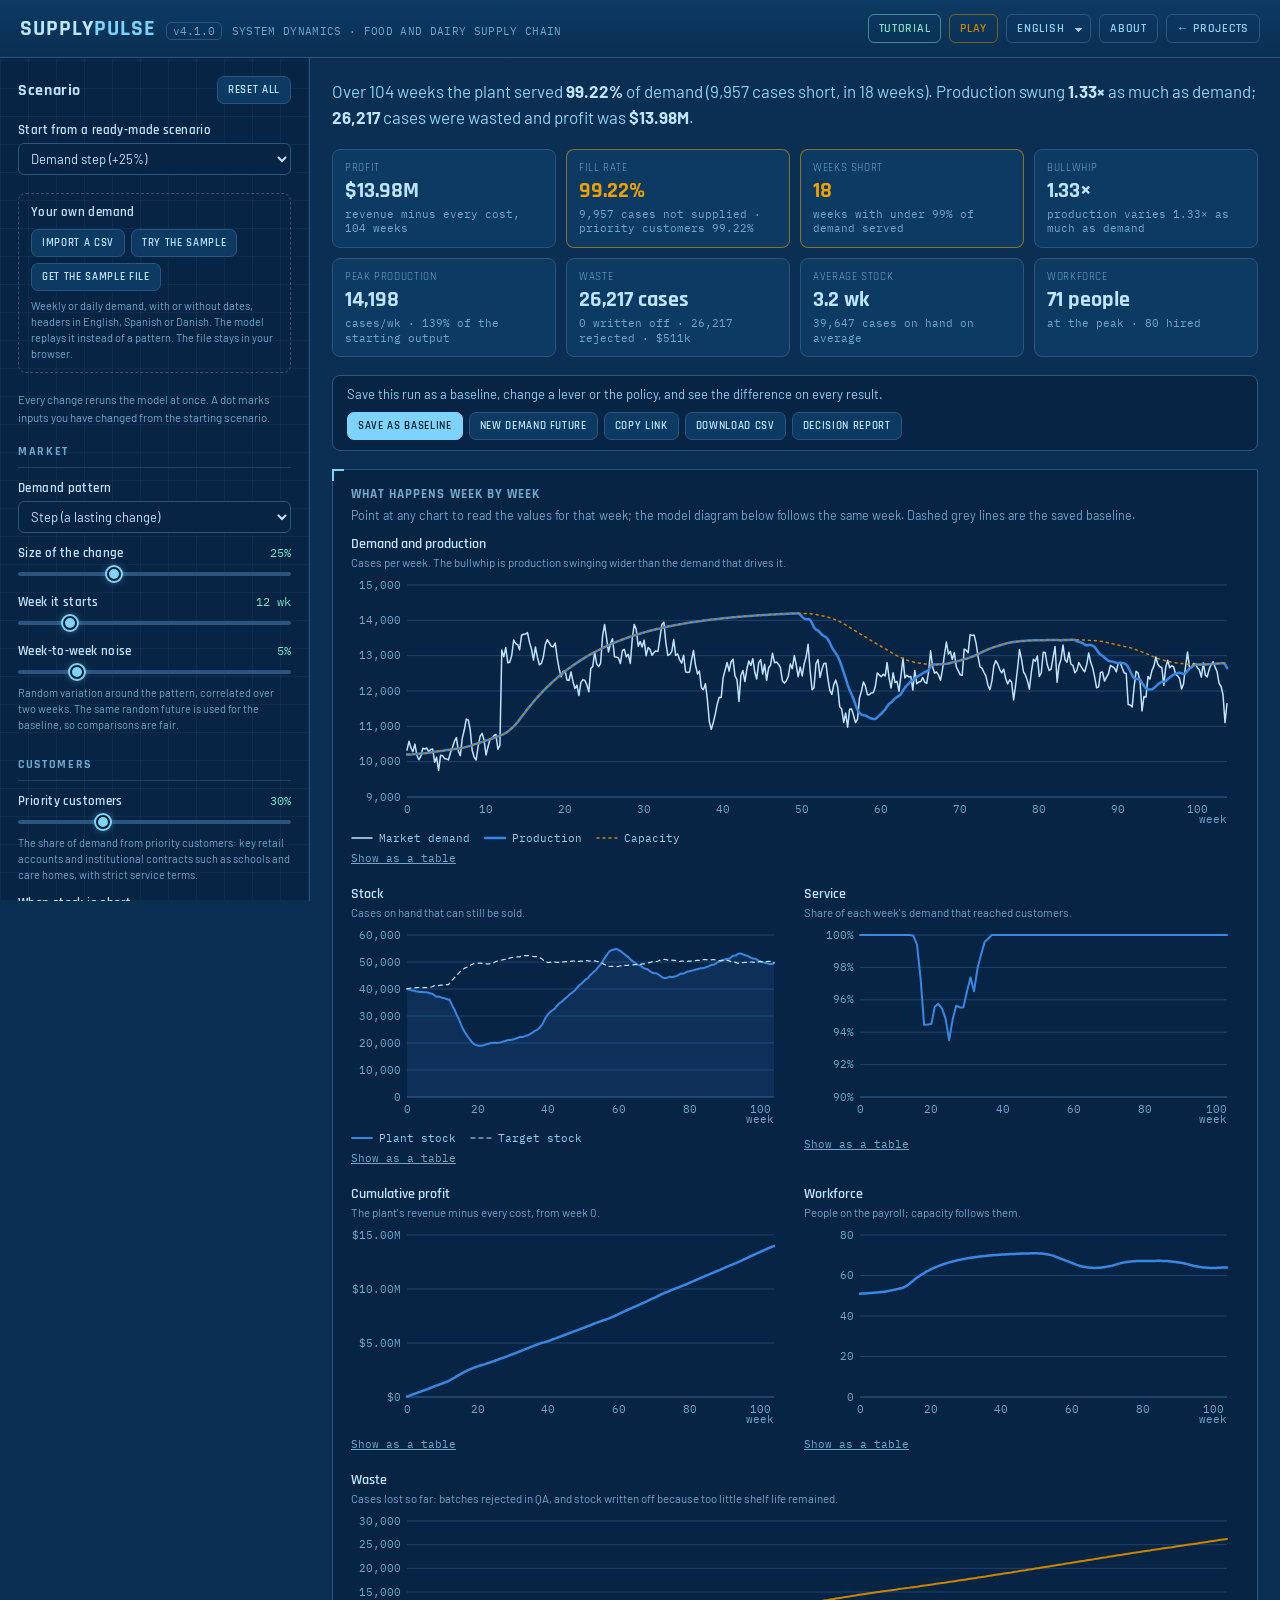
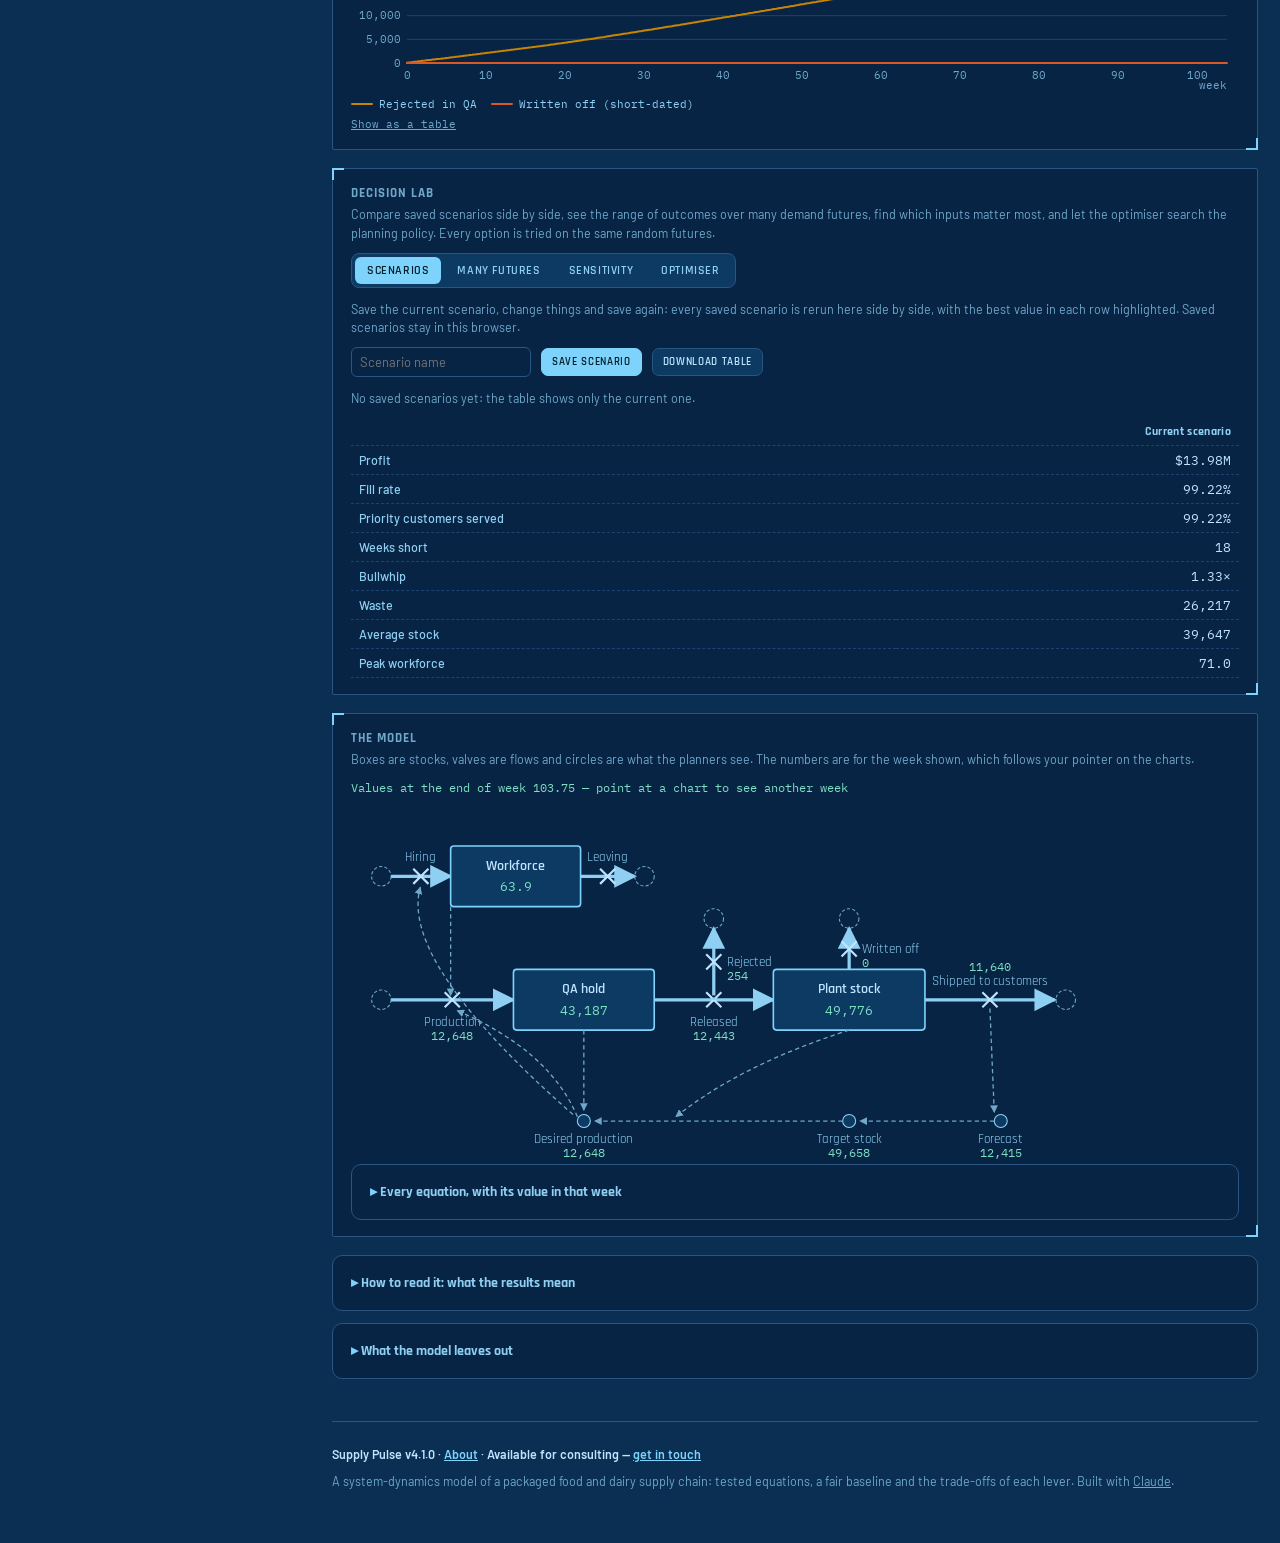
<file: index.html>
<!doctype html>
<html lang="en">
<head>
  <meta charset="UTF-8" />
  <meta name="viewport" content="width=device-width, initial-scale=1.0" />
  <title data-i18n="title.index">Supply Pulse — Food and Dairy Supply Chain Dynamics</title>
  <meta data-i18n-attr="content=meta.index" name="description" content="A system-dynamics simulator of a packaged food and dairy supply chain: demand shocks, QA release, shelf life, workforce and a distributor tier, with overtime, expedited QA and planning policies measured on profit, service, amplification and waste." />
  <link rel="icon" href="data:image/svg+xml,<svg xmlns=%22http://www.w3.org/2000/svg%22 viewBox=%220 0 100 100%22><text y=%22.9em%22 font-size=%2290%22>🥛</text></svg>" />
  <link rel="preconnect" href="https://fonts.googleapis.com" />
  <link rel="preconnect" href="https://fonts.gstatic.com" crossorigin />
  <link rel="stylesheet" href="https://fonts.googleapis.com/css2?family=Rajdhani:wght@500;600;700&family=Barlow:wght@400;500;600&family=IBM+Plex+Mono:wght@400;500;600&display=swap">
  <link rel="stylesheet" href="style.css" />
</head>
<body>
<header class="topbar">
  <div class="brand">
    <a class="mark" href="index.html">SUPPLY<span>PULSE</span></a>
    <span class="ver" id="ver" data-i18n-attr="title=attr.ver" title="App version"></span>
    <div class="sub"><span class="rest" data-i18n="brand.sub">SYSTEM DYNAMICS · FOOD AND DAIRY SUPPLY CHAIN</span></div>
  </div>
  <div class="header-actions">
    <button class="back-link tour" type="button" id="tourBtn" data-i18n="nav.tour">Tutorial</button>
    <a class="back-link playlink" href="play.html" id="playLink" data-i18n="nav.play">Play</a>
    <select class="back-link lang-sel" id="langSel" aria-label="Language"><option value="en">English</option></select>
    <a class="back-link" href="about.html" data-i18n="nav.about">About</a>
    <a class="back-link" href="https://kathuman.github.io/claude-projects/" data-i18n="nav.projects">← Projects</a>
  </div>
</header>

<div class="layout">
  <aside class="rail" id="rail" data-i18n-attr="aria-label=aria.rail" aria-label="Scenario inputs">
    <div class="rail-header">
      <h1 class="rail-h1" data-i18n="rail.h1">Scenario</h1>
      <button class="btn small" id="btn-reset" type="button" data-i18n="rail.reset">Reset all</button>
    </div>
    <div class="ctrl">
      <label class="name" for="preset" data-i18n="rail.preset">Start from a ready-made scenario</label>
      <select class="choice" id="preset"></select>
    </div>
    <div class="ctrl import-box" id="imp">
      <span class="name" data-i18n="imp.h">Your own demand</span>
      <div class="imp-row">
        <label class="btn small file-btn"><span data-i18n="imp.choose">Import a CSV</span><input type="file" id="imp-file" accept=".csv,.txt,text/csv,text/plain" /></label>
        <button class="btn small" id="imp-sample" type="button" data-i18n="imp.sample">Try the sample</button>
        <button class="btn small" id="imp-dl" type="button" data-i18n="imp.dl">Get the sample file</button>
      </div>
      <div class="note" id="imp-msg" data-i18n="imp.note">Weekly or daily demand, with or without dates, headers in English, Spanish or Danish. The model replays it instead of a pattern. The file stays in your browser.</div>
    </div>
    <p class="rail-note" data-i18n="rail.note">Every change reruns the model at once. A dot marks inputs you have changed from the starting scenario.</p>
    <div id="controls"></div>
  </aside>

  <main class="main">
    <div class="errors" id="errors" hidden></div>
    <div class="notes" id="notes" hidden></div>
    <p class="headline" id="headline"></p>
    <div class="kpi-grid" id="kpis"></div>

    <div class="compare" id="compare">
      <span class="msg" id="cmp-msg"></span>
      <span class="acts">
        <button class="btn small primary" id="btn-base" type="button" data-i18n="cmp.save">Save as baseline</button>
        <button class="btn small" id="btn-base-clear" type="button" data-i18n="cmp.clear" hidden>Clear baseline</button>
        <button class="btn small" id="btn-seed" type="button" data-i18n="cmp.seed">New demand future</button>
        <button class="btn small" id="btn-link" type="button" data-i18n="cmp.link">Copy link</button>
        <button class="btn small" id="btn-csv" type="button" data-i18n="cmp.csv">Download CSV</button>
        <a class="btn small" id="btn-report" href="report.html" target="_blank" rel="noopener" data-i18n="cmp.report">Decision report</a>
      </span>
    </div>

    <section class="panel" id="p-flow">
      <h2 data-i18n="h.charts">What happens week by week</h2>
      <p class="panel-note" data-i18n="charts.note">Point at any chart to read the values for that week; the model diagram below follows the same week. Dashed grey lines are the saved baseline.</p>
      <div class="chart-grid">
        <div class="wide"><p class="chart-title" data-i18n="c.prod">Demand and production</p><p class="chart-sub" data-i18n="c.prod.sub">Cases per week. The bullwhip is production swinging wider than the demand that drives it.</p><div id="ch-prod"></div></div>
        <div><p class="chart-title" data-i18n="c.stock">Stock</p><p class="chart-sub" data-i18n="c.stock.sub">Cases on hand that can still be sold.</p><div id="ch-stock"></div></div>
        <div><p class="chart-title" data-i18n="c.service">Service</p><p class="chart-sub" data-i18n="c.service.sub">Share of each week's demand that reached customers.</p><div id="ch-service"></div></div>
        <div><p class="chart-title" data-i18n="c.profit">Cumulative profit</p><p class="chart-sub" data-i18n="c.profit.sub">The plant's revenue minus every cost, from week 0.</p><div id="ch-profit"></div></div>
        <div><p class="chart-title" data-i18n="c.people">Workforce</p><p class="chart-sub" data-i18n="c.people.sub">People on the payroll; capacity follows them.</p><div id="ch-people"></div></div>
        <div class="wide"><p class="chart-title" data-i18n="c.waste">Waste</p><p class="chart-sub" data-i18n="c.waste.sub">Cases lost so far: batches rejected in QA, and stock written off because too little shelf life remained.</p><div id="ch-waste"></div></div>
      </div>
    </section>

    <section class="panel" id="p-lab">
      <h2 data-i18n="h.lab">Decision lab</h2>
      <p class="panel-note" data-i18n="lab.note">Compare saved scenarios side by side, see the range of outcomes over many demand futures, find which inputs matter most, and let the optimiser search the planning policy. Every option is tried on the same random futures.</p>
      <div class="dtabs" role="tablist" data-i18n-attr="aria-label=aria.labtabs" aria-label="Decision tools">
        <button type="button" role="tab" class="active" aria-selected="true" data-tab="scn" data-i18n="tab.scn">Scenarios</button>
        <button type="button" role="tab" aria-selected="false" data-tab="fut" data-i18n="tab.fut">Many futures</button>
        <button type="button" role="tab" aria-selected="false" data-tab="sens" data-i18n="tab.sens">Sensitivity</button>
        <button type="button" role="tab" aria-selected="false" data-tab="opt" data-i18n="tab.opt">Optimiser</button>
      </div>
      <div class="dpane" id="pane-scn">
        <p class="panel-note" data-i18n="scn.note">Save the current scenario, change things and save again: every saved scenario is rerun here side by side, with the best value in each row highlighted. Saved scenarios stay in this browser.</p>
        <div class="dtools">
          <input type="text" id="scn-name" maxlength="40" data-i18n-attr="placeholder=ph.scn,aria-label=ph.scn" placeholder="Scenario name" aria-label="Scenario name" />
          <button class="btn small primary" id="scn-save" type="button" data-i18n="scn.save">Save scenario</button>
          <button class="btn small" id="scn-csv" type="button" data-i18n="scn.csv">Download table</button>
          <span class="dmsg" id="scn-msg"></span>
        </div>
        <p class="panel-note" id="scn-empty" data-i18n="scn.empty">No saved scenarios yet: the table shows only the current one.</p>
        <div class="table-scroll"><table class="dtable" id="scn-table"></table></div>
      </div>
      <div class="dpane" id="pane-fut" hidden>
        <p class="panel-note" data-i18n="fut.note">The same scenario in many random demand futures, and the baseline in the very same futures. The shaded band holds the middle 80% of futures; the line is the median.</p>
        <div class="dtools"><label><span data-i18n="fut.n">Futures</span> <select class="choice" id="fut-n"><option>50</option><option selected>100</option><option>200</option></select></label></div>
        <p class="lab-sum" id="fut-sum"></p>
        <div class="chart-grid">
          <div><p class="chart-title" data-i18n="fut.c1">Service across futures</p><div id="fut-fill"></div></div>
          <div><p class="chart-title" data-i18n="fut.c2">Production across futures</p><div id="fut-prod"></div></div>
        </div>
        <div class="table-scroll"><table class="dtable" id="fut-table"></table></div>
      </div>
      <div class="dpane" id="pane-sens" hidden>
        <p class="panel-note" data-i18n="sens.note">Which inputs matter most? Each input is moved 20% down and 20% up, one at a time, and the bars show how far the chosen result moves. The sweep below runs one input across its whole range.</p>
        <div class="dtools"><label><span data-i18n="sens.kpi">Result</span> <select class="choice" id="sens-kpi"></select></label></div>
        <div id="sens-tornado"></div>
        <div class="dtools sweep-tools"><label><span data-i18n="sens.input">Sweep</span> <select class="choice" id="sens-input"></select></label></div>
        <div id="sens-sweep"></div>
      </div>
      <div class="dpane" id="pane-opt" hidden>
        <p class="panel-note" data-i18n="opt.note">Searches <span id="opt-count">540</span> planning policies (target cover, time to correct stock, supply-line weight, forecast smoothing, overtime and expedited QA) over the same demand futures, and ranks those that reach the service target by average profit. Everything else stays as in the current scenario. Apply any result, or click a point, to explore it.</p>
        <div class="dtools">
          <label><span data-i18n="opt.target">Fill rate at least</span> <select class="choice" id="opt-target"><option value="0.98">98%</option><option value="0.99">99%</option><option value="0.995" selected>99.5%</option><option value="0.999">99.9%</option></select></label>
          <label><span data-i18n="opt.futures">Futures</span> <select class="choice" id="opt-futures"><option>5</option><option selected>10</option><option>20</option></select></label>
          <button class="btn small primary" id="opt-run" type="button" data-i18n="opt.run">Search policies</button>
        </div>
        <div class="opt-progress"><div id="opt-bar"></div></div>
        <p class="lab-sum" id="opt-status"></p>
        <div class="table-scroll"><table class="dtable" id="opt-table"></table></div>
        <div id="opt-plot"></div>
      </div>
    </section>

    <section class="panel" id="p-model">
      <h2 data-i18n="h.model">The model</h2>
      <p class="panel-note" data-i18n="model.note">Boxes are stocks, valves are flows and circles are what the planners see. The numbers are for the week shown, which follows your pointer on the charts.</p>
      <p class="eq-week" id="eq-week"></p>
      <div class="sfd-wrap" id="diagram"></div>
      <details class="rules" id="eqs-box">
        <summary data-i18n="eq.sum">Every equation, with its value in that week</summary>
        <div id="equations"></div>
      </details>
    </section>

    <div class="explain">
      <details class="rules" id="why">
        <summary data-i18n="why.sum">How to read it: what the results mean</summary>
        <div data-i18n="why.body">
          <p><b>Fill rate</b> is the share of market demand that reached customers. In food retail the target is usually 98–99.5%, so a fraction of a point is a real shortage. Service slips before the stock runs out, because stock is spread over many pack sizes, flavours and customers.</p>
          <p><b>Bullwhip</b> is how much more production varies than demand (standard deviation of production ÷ standard deviation of demand). Above 1, the plant amplifies what the market does: it is chasing its own stock gap, not just demand. With a distributor, the same ratio for its orders shows where the amplification starts.</p>
          <p><b>Waste</b> is batches rejected in QA plus stock written off because too little shelf life remained for customers to accept it. With a long shelf life it is almost all rejections; with a short one, an overshoot after a surge becomes expired stock.</p>
          <p><b>Profit</b> is the plant's view: revenue minus materials, the workforce (paid whether busy or not), hiring, overtime, holding, disposal, expediting and a penalty for each case not supplied. The figures are illustrative, chosen for a mid-priced branded food product.</p>
          <p><b>The baseline</b> is a saved run for comparison. It uses the same random demand as the current run, so every difference is due to what you changed, not to luck. <b>New demand future</b> draws another random future for both.</p>
        </div>
      </details>
      <details class="rules" id="limits">
        <summary data-i18n="lim.sum">What the model leaves out</summary>
        <div data-i18n="lim.body">
          <ul>
            <li>One product family, one plant, at most one distributor and one ingredient supplier. Several markets, other products competing for the same line, and allocation between markets are not modelled.</li>
            <li>Campaigns are averaged: their lost capacity, delay and cycle stock are modelled, but not individual batches and when each is made.</li>
            <li>The distributor's stock is not aged; shelf life is tracked at the plant only.</li>
            <li>Nobody is laid off: the workforce shrinks only as people leave.</li>
            <li>Costs and prices are illustrative, not a quotation.</li>
          </ul>
        </div>
      </details>
    </div>

    <footer class="foot">
      <span class="consult" data-i18n="foot.consult">Supply Pulse <span id="ver-foot"></span> · <a href="about.html">About</a> · Available for consulting — <a href="https://github.com/kathuman" target="_blank" rel="noopener">get in touch</a></span>
      <span data-i18n="foot.note">A system-dynamics model of a packaged food and dairy supply chain: tested equations, a fair baseline and the trade-offs of each lever. Built with <a href="https://claude.com" target="_blank" rel="noopener">Claude</a>.</span>
    </footer>
  </main>
</div>

<script src="i18n-es.js"></script>
<script src="i18n-da.js"></script>
<script src="i18n.js"></script>
<script src="src/model.js"></script>
<script src="src/specs.js"></script>
<script src="src/equations.js"></script>
<script src="src/charts.js"></script>
<script src="src/diagram.js"></script>
<script src="src/analysis.js"></script>
<script src="src/data.js"></script>
<script src="app.js"></script>
<script src="lab.js"></script>
<script src="tour-content.js"></script>
<script src="tour-content-es.js"></script>
<script src="tour-content-da.js"></script>
<script src="tour.js"></script>
</body>
</html>
</file>
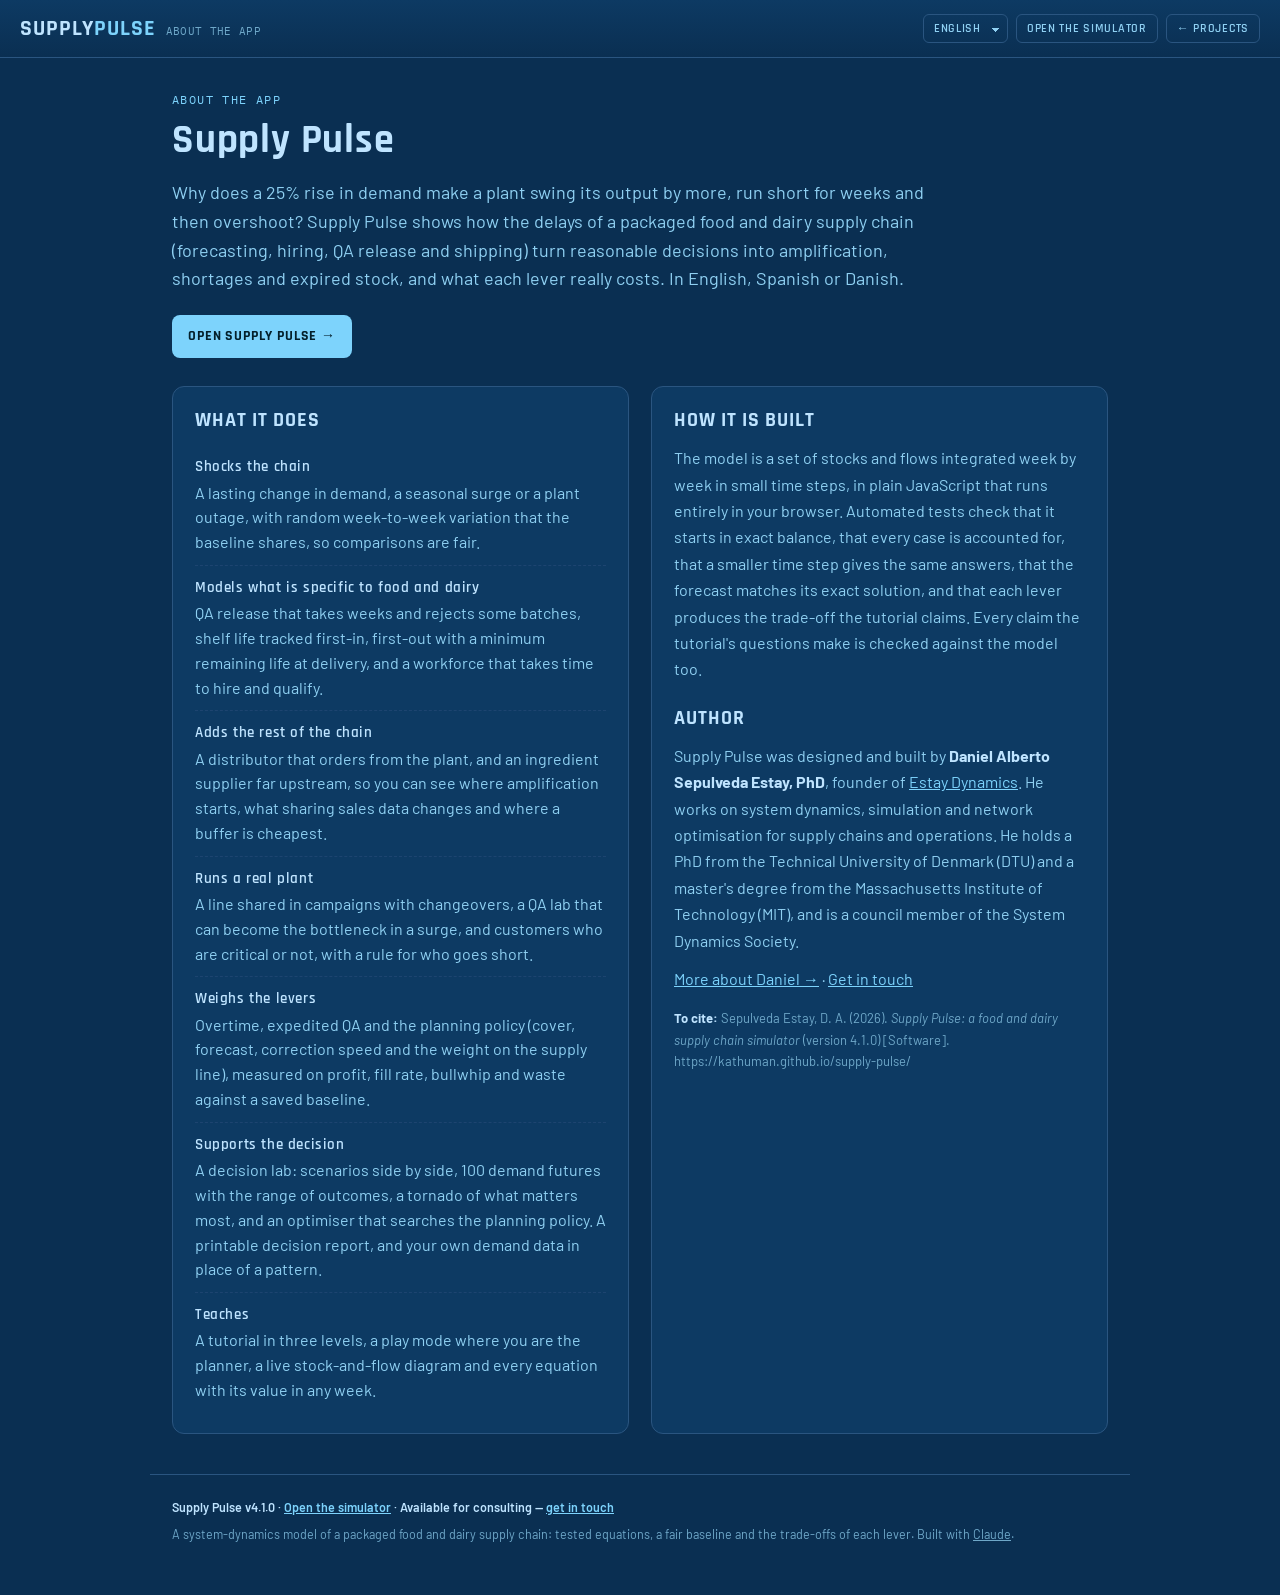
<file: about.html>
<!doctype html>
<html lang="en">
<head>
  <meta charset="UTF-8" />
  <meta name="viewport" content="width=device-width, initial-scale=1.0" />
  <title data-i18n="title.about">About Supply Pulse</title>
  <meta data-i18n-attr="content=meta.about" name="description" content="Supply Pulse is a system-dynamics model of a packaged food and dairy supply chain: demand shocks, QA release, shelf life, workforce and a distributor, with levers measured on profit, service, amplification and waste. Designed and built by Daniel Alberto Sepulveda Estay, PhD." />
  <link rel="icon" href="data:image/svg+xml,<svg xmlns=%22http://www.w3.org/2000/svg%22 viewBox=%220 0 100 100%22><text y=%22.9em%22 font-size=%2290%22>🥛</text></svg>" />
  <link rel="preconnect" href="https://fonts.googleapis.com" />
  <link rel="preconnect" href="https://fonts.gstatic.com" crossorigin />
  <link rel="stylesheet" href="https://fonts.googleapis.com/css2?family=Rajdhani:wght@500;600;700&family=Barlow:wght@400;500;600&family=IBM+Plex+Mono:wght@400;500;600&display=swap">
  <link rel="stylesheet" href="style.css" />
  <style>
    .about{max-width:980px; margin:0 auto; padding:34px 22px 10px;}
    .about .eyebrow{font-family:var(--mono); font-size:11.5px; letter-spacing:.12em; text-transform:uppercase; color:var(--accent);}
    .about h1{font-family:var(--head); font-weight:700; font-size:40px; letter-spacing:.02em; margin:8px 0 12px; color:var(--ink);}
    .about .lede{font-size:18px; line-height:1.6; color:var(--ink-dim); max-width:760px; margin:0 0 22px;}
    .about h2{font-family:var(--head); font-weight:700; font-size:20px; letter-spacing:.05em; text-transform:uppercase; margin:0 0 12px; color:var(--ink);}
    .about p{line-height:1.65; color:var(--ink-dim); margin:0 0 12px;}
    .about b{color:var(--ink);}
    .cols{display:grid; grid-template-columns:1fr 1fr; gap:22px; margin-top:28px;}
    .card{background:var(--panel); border:1px solid var(--line); border-radius:12px; padding:20px 22px;}
    .card ul{list-style:none; margin:0; padding:0;}
    .card li{padding:10px 0; border-bottom:1px dashed var(--line-soft); line-height:1.55; color:var(--ink-dim);}
    .card li:last-child{border-bottom:none;}
    .card li b{display:block; font-family:var(--head); font-weight:600; font-size:15px; letter-spacing:.04em; color:var(--ink); margin-bottom:2px;}
    .open{display:inline-block; font-family:var(--head); font-weight:700; font-size:14px; letter-spacing:.06em; text-transform:uppercase; background:var(--accent); color:var(--accent-ink) !important; text-decoration:none; padding:10px 16px; border-radius:8px;}
    .open:hover{filter:brightness(1.08);}
    .cite{font-size:13px !important; color:var(--ink-faint) !important; margin-top:16px !important;}
    footer.foot{max-width:980px; margin:30px auto 0; padding:22px 22px 50px;}
    @media (max-width:760px){ .cols{grid-template-columns:1fr;} .about h1{font-size:32px;} .about .lede{font-size:16px;} }
  </style>
</head>
<body>
<header class="topbar">
  <div class="brand">
    <a class="mark" href="index.html">SUPPLY<span>PULSE</span></a>
    <div class="sub"><span class="rest" data-i18n="a.sub">ABOUT THE APP</span></div>
  </div>
  <div class="header-actions">
    <select class="back-link lang-sel" id="langSel" aria-label="Language"><option value="en">English</option></select>
    <a class="back-link" href="index.html" data-i18n="a.open">Open the simulator</a>
    <a class="back-link" href="https://kathuman.github.io/claude-projects/" data-i18n="nav.projects">← Projects</a>
  </div>
</header>

<main class="about">
  <div class="eyebrow" data-i18n="a.eyebrow">About the app</div>
  <h1 data-i18n="a.h1">Supply Pulse</h1>
  <p class="lede" data-i18n="a.lede">Why does a 25% rise in demand make a plant swing its output by more, run short for weeks and then overshoot? Supply Pulse shows how the delays of a packaged food and dairy supply chain (forecasting, hiring, QA release and shipping) turn reasonable decisions into amplification, shortages and expired stock, and what each lever really costs. In English, Spanish or Danish.</p>
  <p data-i18n="a.openbtn"><a class="open" href="index.html">Open Supply Pulse →</a></p>

  <div class="cols">
    <section class="card">
      <h2 data-i18n="a.what.h">What it does</h2>
      <ul data-i18n="a.what.list">
        <li><b>Shocks the chain</b>A lasting change in demand, a seasonal surge or a plant outage, with random week-to-week variation that the baseline shares, so comparisons are fair.</li>
        <li><b>Models what is specific to food and dairy</b>QA release that takes weeks and rejects some batches, shelf life tracked first-in, first-out with a minimum remaining life at delivery, and a workforce that takes time to hire and qualify.</li>
        <li><b>Adds the rest of the chain</b>A distributor that orders from the plant, and an ingredient supplier far upstream, so you can see where amplification starts, what sharing sales data changes and where a buffer is cheapest.</li>
        <li><b>Runs a real plant</b>A line shared in campaigns with changeovers, a QA lab that can become the bottleneck in a surge, and customers who are critical or not, with a rule for who goes short.</li>
        <li><b>Weighs the levers</b>Overtime, expedited QA and the planning policy (cover, forecast, correction speed and the weight on the supply line), measured on profit, fill rate, bullwhip and waste against a saved baseline.</li>
        <li><b>Supports the decision</b>A decision lab: scenarios side by side, 100 demand futures with the range of outcomes, a tornado of what matters most, and an optimiser that searches the planning policy. A printable decision report, and your own demand data in place of a pattern.</li>
        <li><b>Teaches</b>A tutorial in three levels, a play mode where you are the planner, a live stock-and-flow diagram and every equation with its value in any week.</li>
      </ul>
    </section>
    <section class="card">
      <h2 data-i18n="a.how.h">How it is built</h2>
      <p data-i18n="a.how.p">The model is a set of stocks and flows integrated week by week in small time steps, in plain JavaScript that runs entirely in your browser. Automated tests check that it starts in exact balance, that every case is accounted for, that a smaller time step gives the same answers, that the forecast matches its exact solution, and that each lever produces the trade-off the tutorial claims. Every claim the tutorial's questions make is checked against the model too.</p>
      <h2 style="margin-top:22px" data-i18n="a.author.h">Author</h2>
      <p data-i18n="a.author.p">Supply Pulse was designed and built by <b>Daniel Alberto Sepulveda Estay, PhD</b>, founder of <a href="https://kathuman.github.io/estay-dynamics/" target="_blank" rel="noopener">Estay Dynamics</a>. He works on system dynamics, simulation and network optimisation for supply chains and operations. He holds a PhD from the Technical University of Denmark (DTU) and a master's degree from the Massachusetts Institute of Technology (MIT), and is a council member of the System Dynamics Society.</p>
      <p data-i18n="a.author.links"><a href="https://kathuman.github.io/estay-dynamics/about.html" target="_blank" rel="noopener">More about Daniel →</a> · <a href="https://kathuman.github.io/estay-dynamics/contact.html" target="_blank" rel="noopener">Get in touch</a></p>
      <p class="cite" data-i18n="a.cite"><b>To cite:</b> Sepulveda Estay, D. A. (2026). <em>Supply Pulse: a food and dairy supply chain simulator</em> (version <span id="cite-ver">4.1.0</span>) [Software]. https://kathuman.github.io/supply-pulse/</p>
    </section>
  </div>
</main>

<footer class="foot">
  <span class="consult" data-i18n="a.foot">Supply Pulse v4.1.0 · <a href="index.html">Open the simulator</a> · Available for consulting — <a href="https://github.com/kathuman" target="_blank" rel="noopener">get in touch</a></span>
  <span data-i18n="foot.note">A system-dynamics model of a packaged food and dairy supply chain: tested equations, a fair baseline and the trade-offs of each lever. Built with <a href="https://claude.com" target="_blank" rel="noopener">Claude</a>.</span>
</footer>
<script src="i18n-es.js"></script>
<script src="i18n-da.js"></script>
<script src="i18n.js"></script>
</body>
</html>
</file>
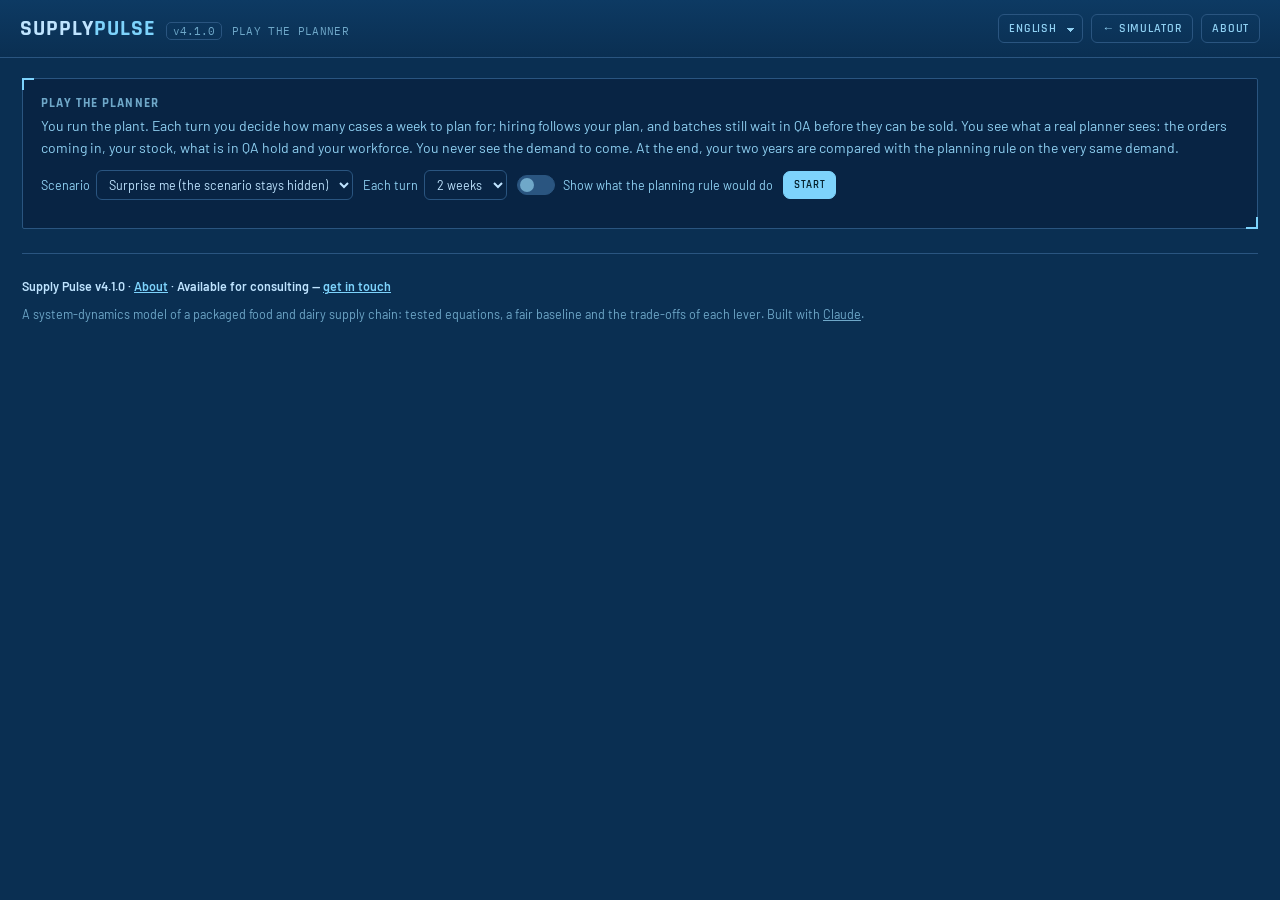
<file: play.html>
<!doctype html>
<html lang="en">
<head>
  <meta charset="UTF-8" />
  <meta name="viewport" content="width=device-width, initial-scale=1.0" />
  <title data-i18n="title.play">Supply Pulse — Play the planner</title>
  <meta data-i18n-attr="content=meta.play" name="description" content="Take the planner's seat in a packaged food and dairy supply chain: set the production plan week by week, seeing only what a planner sees, and compare your result with the planning rule on the same demand." />
  <link rel="icon" href="data:image/svg+xml,<svg xmlns=%22http://www.w3.org/2000/svg%22 viewBox=%220 0 100 100%22><text y=%22.9em%22 font-size=%2290%22>🥛</text></svg>" />
  <link rel="preconnect" href="https://fonts.googleapis.com" />
  <link rel="preconnect" href="https://fonts.gstatic.com" crossorigin />
  <link rel="stylesheet" href="https://fonts.googleapis.com/css2?family=Rajdhani:wght@500;600;700&family=Barlow:wght@400;500;600&family=IBM+Plex+Mono:wght@400;500;600&display=swap">
  <link rel="stylesheet" href="style.css" />
</head>
<body>
<header class="topbar">
  <div class="brand">
    <a class="mark" href="index.html">SUPPLY<span>PULSE</span></a>
    <span class="ver" id="ver"></span>
    <div class="sub"><span class="rest" data-i18n="play.sub">PLAY THE PLANNER</span></div>
  </div>
  <div class="header-actions">
    <select class="back-link lang-sel" id="langSel" aria-label="Language"><option value="en">English</option></select>
    <a class="back-link" href="index.html" data-i18n="nav.sim">← Simulator</a>
    <a class="back-link" href="about.html" data-i18n="nav.about">About</a>
  </div>
</header>

<main class="play">
  <section class="panel" id="setup">
    <h2 data-i18n="play.h">Play the planner</h2>
    <p class="lab-sum" data-i18n="play.intro">You run the plant. Each turn you decide how many cases a week to plan for; hiring follows your plan, and batches still wait in QA before they can be sold. You see what a real planner sees: the orders coming in, your stock, what is in QA hold and your workforce. You never see the demand to come. At the end, your two years are compared with the planning rule on the very same demand.</p>
    <div class="dtools">
      <label><span data-i18n="play.scn">Scenario</span> <select class="choice" id="g-scn"></select></label>
      <label><span data-i18n="play.turn">Each turn</span> <select class="choice" id="g-turn"><option value="1" data-i18n="play.t1">1 week</option><option value="2" selected data-i18n="play.t2">2 weeks</option><option value="4" data-i18n="play.t4">4 weeks</option></select></label>
      <label class="switch inline"><input type="checkbox" id="g-hint"><span class="knob" aria-hidden="true"></span><span data-i18n="play.hint">Show what the planning rule would do</span></label>
      <button class="btn small primary" id="g-start" type="button" data-i18n="play.start">Start</button>
    </div>
    <p class="panel-note" id="g-best"></p>
  </section>

  <section class="panel" id="game" hidden>
    <div class="game-grid">
      <div class="decide">
        <p class="game-week" id="g-week"></p>
        <div class="facts" id="g-facts"></div>
        <p class="panel-note" id="g-hintline"></p>
        <label class="name" for="g-plan" data-i18n="play.plan">Production plan (cases a week)</label>
        <div class="plan-row"><input type="range" id="g-plan" min="0" step="100"><input type="number" id="g-plan-num" min="0" step="100" data-i18n-attr="aria-label=play.plan" aria-label="Production plan (cases a week)"></div>
        <div class="quick">
          <button class="btn small" type="button" data-quick="orders" data-i18n="play.q1">= this week's orders</button>
          <button class="btn small" type="button" data-quick="avg" data-i18n="play.q2">= 4-week average</button>
          <button class="btn small" type="button" data-quick="rule" id="g-quick-rule" data-i18n="play.q3">= the rule</button>
        </div>
        <button class="btn primary big" id="g-next" type="button"></button>
        <button class="btn small" id="g-quit" type="button" data-i18n="play.quit">Stop and see the result</button>
      </div>
      <div class="game-charts">
        <p class="chart-title" data-i18n="play.c1">Orders received and production</p><div id="g-ch1"></div>
        <p class="chart-title" data-i18n="play.c2">Your stock</p><div id="g-ch2"></div>
        <p class="chart-title" data-i18n="play.c3">Service</p><div id="g-ch3"></div>
      </div>
    </div>
  </section>

  <section class="panel" id="end" hidden>
    <h2 data-i18n="play.endh">Your result</h2>
    <p class="headline" id="g-verdict"></p>
    <div class="table-scroll"><table class="dtable" id="g-table"></table></div>
    <p class="chart-title" data-i18n="play.c4">Market demand (now revealed), your production and the rule's</p>
    <div id="g-ch4"></div>
    <div class="dtools end-tools">
      <button class="btn small primary" id="g-again" type="button" data-i18n="play.again">Play again (another demand future)</button>
      <button class="btn small" id="g-other" type="button" data-i18n="play.other">Choose another scenario</button>
      <a class="btn small" id="g-open" href="index.html" data-i18n="play.open">Open this scenario in the simulator</a>
    </div>
  </section>

  <footer class="foot">
    <span class="consult" data-i18n="foot.consult">Supply Pulse <span id="ver-foot"></span> · <a href="about.html">About</a> · Available for consulting — <a href="https://github.com/kathuman" target="_blank" rel="noopener">get in touch</a></span>
    <span data-i18n="foot.note">A system-dynamics model of a packaged food and dairy supply chain: tested equations, a fair baseline and the trade-offs of each lever. Built with <a href="https://claude.com" target="_blank" rel="noopener">Claude</a>.</span>
  </footer>
</main>
<script src="i18n-es.js"></script>
<script src="i18n-da.js"></script>
<script src="i18n.js"></script>
<script src="src/model.js"></script>
<script src="src/charts.js"></script>
<script src="src/game.js"></script>
<script src="play.js"></script>
</body>
</html>
</file>
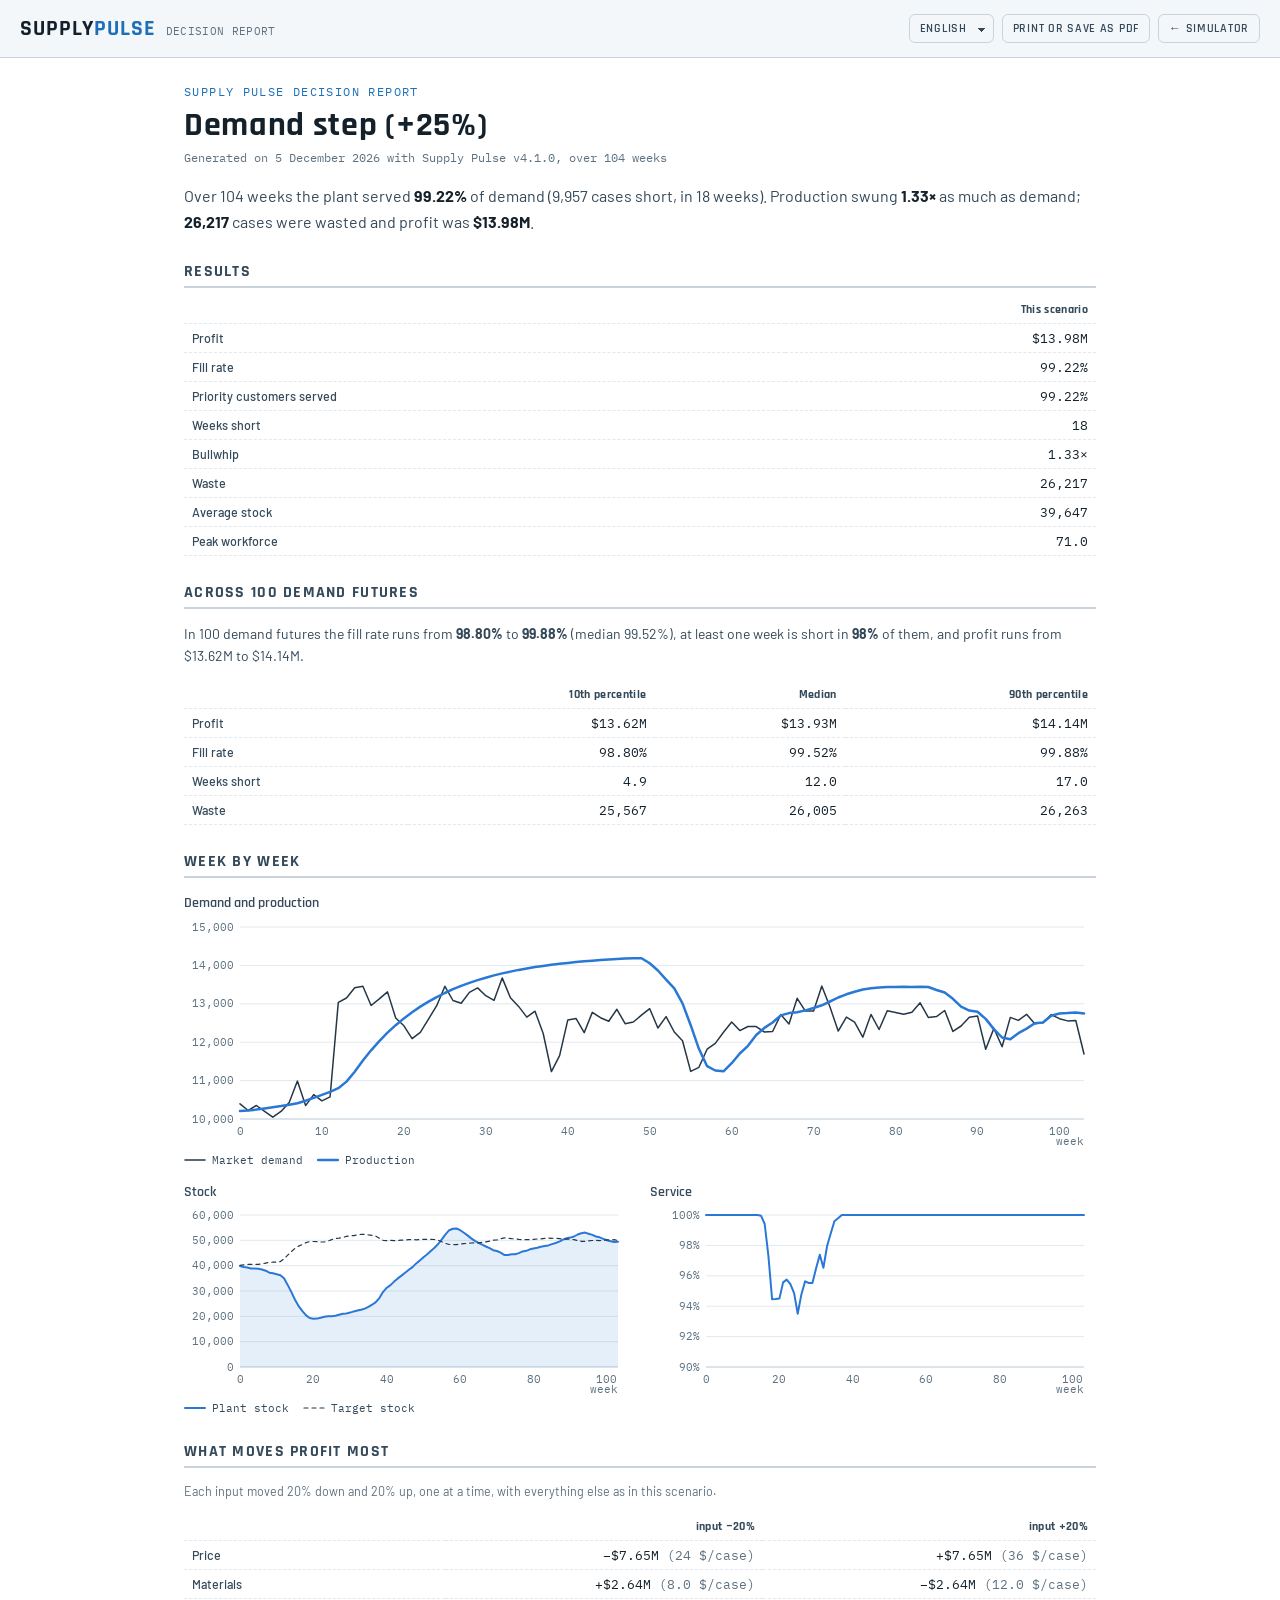
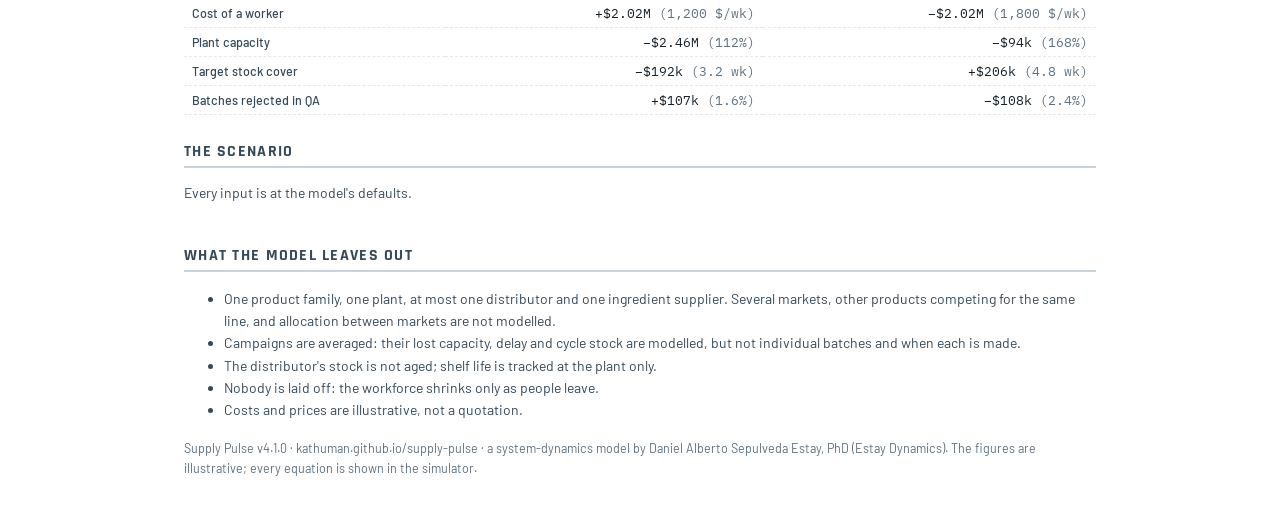
<file: report.html>
<!doctype html>
<html lang="en">
<head>
  <meta charset="UTF-8" />
  <meta name="viewport" content="width=device-width, initial-scale=1.0" />
  <title data-i18n="title.report">Supply Pulse — Decision report</title>
  <meta data-i18n-attr="content=meta.report" name="description" content="A printable report of a Supply Pulse scenario: its results against the baseline, the range over many demand futures, the charts, what matters most and every input changed." />
  <link rel="icon" href="data:image/svg+xml,<svg xmlns=%22http://www.w3.org/2000/svg%22 viewBox=%220 0 100 100%22><text y=%22.9em%22 font-size=%2290%22>🥛</text></svg>" />
  <link rel="preconnect" href="https://fonts.googleapis.com" />
  <link rel="preconnect" href="https://fonts.gstatic.com" crossorigin />
  <link rel="stylesheet" href="https://fonts.googleapis.com/css2?family=Rajdhani:wght@500;600;700&family=Barlow:wght@400;500;600&family=IBM+Plex+Mono:wght@400;500;600&display=swap">
  <link rel="stylesheet" href="style.css" />
  <style>
    /* the report is a document to print: always light, whatever the app's theme */
    :root{
      --bg:#ffffff; --panel:#f4f7fa; --panel-2:#ffffff; --line:#c9d3dd; --line-soft:#e2e8ee;
      --ink:#14212b; --ink-dim:#34495a; --ink-faint:#5d7180; --accent:#1d6fb8; --accent-ink:#ffffff; --tele:#0f6e53;
      --good:#0f7a4f; --warn:#9a6700; --bad:#c62f2e;
      --s-demand:#253746; --s1:#2a78d6; --s2:#eb6834; --s3:#1baf7a; --s4:#eda100; --s-base:#8a99a8;
      color-scheme:light;
    }
    body{background:#ffffff; color:var(--ink);}
    .topbar{background:#f4f7fa;}
    .report{max-width:960px; margin:0 auto; padding:26px 24px 40px;}
    .report h1{font-family:var(--head); font-size:34px; letter-spacing:.02em; margin:4px 0 2px;}
    .report .eyebrow{font-family:var(--mono); font-size:11.5px; letter-spacing:.12em; text-transform:uppercase; color:var(--accent);}
    .report .meta{font-family:var(--mono); font-size:11.5px; color:var(--ink-faint); margin:0 0 16px;}
    .report h2{font-family:var(--head); font-size:16px; letter-spacing:.08em; text-transform:uppercase; color:var(--ink-dim); margin:26px 0 8px; padding-bottom:4px; border-bottom:2px solid var(--line);}
    .report p, .report li{line-height:1.6; color:var(--ink-dim); font-size:14px;}
    .report .headline{font-size:16px; color:var(--ink-dim);}
    .report .headline b{color:var(--ink);}
    .report .dtable{min-width:0;}
    .report .dtable td.better{color:var(--good); font-weight:600;} .report .dtable td.worse{color:var(--bad);}
    .report .chart-title{margin-top:14px;}
    .report .chart-table-btn{display:none;}
    .report .small{font-size:12.5px; color:var(--ink-faint);}
    .report .two{display:grid; grid-template-columns:1fr 1fr; gap:20px;}
    @media (max-width:760px){ .report .two{grid-template-columns:1fr;} .report h1{font-size:28px;} }
    @media print{
      .topbar, .noprint{display:none !important;}
      .report{padding:0; max-width:none;}
      .report h2, .report .chart-title{break-after:avoid;} .chart, table{break-inside:avoid;}
      @page{margin:16mm;}
    }
  </style>
</head>
<body>
<header class="topbar noprint">
  <div class="brand">
    <a class="mark" href="index.html">SUPPLY<span>PULSE</span></a>
    <div class="sub"><span class="rest" data-i18n="r.sub">DECISION REPORT</span></div>
  </div>
  <div class="header-actions">
    <select class="back-link lang-sel" id="langSel" aria-label="Language"><option value="en">English</option></select>
    <button class="back-link" type="button" id="r-print" data-i18n="r.print">Print or save as PDF</button>
    <a class="back-link" href="index.html" id="r-back" data-i18n="nav.sim">← Simulator</a>
  </div>
</header>
<main class="report" id="report">
  <div class="eyebrow" data-i18n="r.eyebrow">Supply Pulse decision report</div>
  <h1 id="r-title"></h1>
  <p class="meta" id="r-meta"></p>
  <p class="headline" id="r-headline"></p>

  <h2 data-i18n="r.h.results">Results</h2>
  <div class="table-scroll"><table class="dtable" id="r-results"></table></div>

  <h2 data-i18n="r.h.futures">Across 100 demand futures</h2>
  <p id="r-futures"></p>
  <div class="table-scroll"><table class="dtable" id="r-fut-table"></table></div>

  <h2 data-i18n="r.h.charts">Week by week</h2>
  <p class="chart-title" data-i18n="c.prod">Demand and production</p><div id="r-ch1"></div>
  <div class="two">
    <div><p class="chart-title" data-i18n="c.stock">Stock</p><div id="r-ch2"></div></div>
    <div><p class="chart-title" data-i18n="c.service">Service</p><div id="r-ch3"></div></div>
  </div>

  <h2 data-i18n="r.h.sens">What moves profit most</h2>
  <p class="small" data-i18n="r.sens.note">Each input moved 20% down and 20% up, one at a time, with everything else as in this scenario.</p>
  <div class="table-scroll"><table class="dtable" id="r-sens"></table></div>

  <h2 data-i18n="r.h.inputs">The scenario</h2>
  <p id="r-inputs-note"></p>
  <div class="table-scroll"><table class="dtable" id="r-inputs"></table></div>

  <h2 data-i18n="lim.sum">What the model leaves out</h2>
  <div data-i18n="lim.body">
    <ul>
      <li>One product family, one plant, at most one distributor and one ingredient supplier. Several markets, other products competing for the same line, and allocation between markets are not modelled.</li>
      <li>Campaigns are averaged: their lost capacity, delay and cycle stock are modelled, but not individual batches and when each is made.</li>
      <li>The distributor's stock is not aged; shelf life is tracked at the plant only.</li>
      <li>Nobody is laid off: the workforce shrinks only as people leave.</li>
      <li>Costs and prices are illustrative, not a quotation.</li>
    </ul>
  </div>
  <p class="small" id="r-foot"></p>
</main>
<script src="i18n-es.js"></script>
<script src="i18n-da.js"></script>
<script src="i18n.js"></script>
<script src="src/model.js"></script>
<script src="src/specs.js"></script>
<script src="src/charts.js"></script>
<script src="src/analysis.js"></script>
<script src="report.js"></script>
</body>
</html>
</file>
<file: style.css>
/* Supply Pulse — the blueprint theme of the Warehouse Model (same tokens, type and panels). */
:root{
  --bg:#0a2f52; --panel:#0d3a63; --panel-2:#082444; --line:#2a5580; --line-soft:#1d4470;
  --ink:#bfe4ff; --ink-dim:#8fd0f2; --ink-faint:#6fa8c9; --accent:#7dd3fc; --accent-ink:#04202b; --tele:#7be0c4;
  --good:#1baf7a; --warn:#eda100; --bad:#e34948;
  /* chart series (validated for the dark surface: lightness band, CVD separation, contrast) */
  --s-demand:#bfe4ff; --s1:#3987e5; --s2:#d95926; --s3:#199e70; --s4:#c98500; --s-base:#6fa8c9;
  --mono:'IBM Plex Mono', ui-monospace, SFMono-Regular, Menlo, monospace;
  --head:'Rajdhani', 'Arial Narrow', sans-serif;
  --body:'Barlow', 'Helvetica Neue', Arial, sans-serif;
  color-scheme:dark;
}
*{box-sizing:border-box;}
html{background:var(--bg);}
body{margin:0; background:var(--bg); color:var(--ink); font-family:var(--body);}
a{color:var(--accent);}
code{font-family:var(--mono); font-size:0.92em; background:var(--panel-2); border:1px solid var(--line); padding:1px 5px; border-radius:4px; color:var(--ink);}

/* ---- header */
.topbar{display:flex; align-items:center; justify-content:space-between; gap:16px; padding:14px 20px; border-bottom:1px solid var(--line);
  background:linear-gradient(180deg,#0d3a63,#0a2f52); position:sticky; top:0; z-index:30;}
.brand{display:flex; align-items:baseline; gap:10px;}
.brand .mark{font-family:var(--head); font-weight:700; font-size:22px; letter-spacing:.04em; color:var(--ink); text-decoration:none;}
.brand .mark span{color:var(--accent);}
.brand .sub{font-family:var(--mono); font-size:11px; color:var(--ink-faint); letter-spacing:.03em;}
.brand .ver{font-family:var(--mono); font-size:10.5px; color:var(--ink-faint); border:1px solid var(--line); border-radius:5px; padding:1px 6px;}
.header-actions{display:flex; align-items:center; gap:8px;}
.back-link{font-family:var(--head); font-weight:600; font-size:12px; letter-spacing:.06em; text-transform:uppercase; color:var(--ink-dim); text-decoration:none;
  padding:6px 10px; border:1px solid var(--line); border-radius:6px; white-space:nowrap; background:transparent; cursor:pointer;}
.back-link:hover{color:var(--accent); border-color:var(--accent);}
select.lang-sel{appearance:none; -webkit-appearance:none; background:transparent; cursor:pointer; padding-right:22px;
  background-image:linear-gradient(45deg, transparent 50%, currentColor 50%), linear-gradient(135deg, currentColor 50%, transparent 50%);
  background-position:calc(100% - 11px) 55%, calc(100% - 7px) 55%; background-size:4px 4px; background-repeat:no-repeat;}
select.lang-sel option{background:var(--panel-2); color:var(--ink);}
select.lang-sel:focus-visible{outline:2px solid var(--accent); outline-offset:2px;}
.back-link.tour{color:var(--tele); border-color:rgba(123,224,196,.5);}

/* ---- layout */
.layout{display:grid; grid-template-columns:310px minmax(0,1fr);}
.rail{border-right:1px solid var(--line);
  background:repeating-linear-gradient(0deg, rgba(125,211,252,.05) 0, rgba(125,211,252,.05) 1px, transparent 1px, transparent 28px),
    repeating-linear-gradient(90deg, rgba(125,211,252,.05) 0, rgba(125,211,252,.05) 1px, transparent 1px, transparent 28px), var(--panel-2);
  overflow-y:auto; padding:18px 18px 28px; display:flex; flex-direction:column; gap:18px; max-height:calc(100vh - 57px); position:sticky; top:57px;}
.rail::-webkit-scrollbar{width:8px;} .rail::-webkit-scrollbar-thumb{background:var(--line); border-radius:4px;}
.rail-header{display:flex; align-items:center; justify-content:space-between; gap:8px;}
.rail-h1{font-family:var(--head); font-weight:700; font-size:16px; letter-spacing:.04em; margin:0;}
.rail-note{font-size:11.5px; line-height:1.55; color:var(--ink-faint); margin:0;}
.rail-section{display:flex; flex-direction:column; gap:12px;}
.rail-section h2{margin:0; font-family:var(--head); font-weight:700; font-size:12px; letter-spacing:.14em; text-transform:uppercase; color:var(--ink-faint); padding-bottom:8px; border-bottom:1px solid var(--line-soft);}
.ctrl{display:flex; flex-direction:column; gap:5px;}
.ctrl[hidden]{display:none;}
.ctrl .row-head{display:flex; justify-content:space-between; align-items:baseline; gap:8px;}
.ctrl .name{font-family:var(--head); font-weight:600; font-size:12.5px; letter-spacing:.03em; color:var(--ink);}
.ctrl .val{font-family:var(--mono); font-size:12px; font-variant-numeric:tabular-nums; color:var(--tele); white-space:nowrap;}
.ctrl .note{font-size:11px; line-height:1.45; color:var(--ink-faint);}
.ctrl.changed .name:after{content:" ●"; color:var(--accent); font-size:9px; vertical-align:2px;}
input[type=range]{-webkit-appearance:none; appearance:none; width:100%; height:4px; border-radius:2px; background:var(--line); outline:none; margin:6px 0;}
input[type=range]::-webkit-slider-thumb{-webkit-appearance:none; width:14px; height:14px; border-radius:50%; background:var(--accent); border:2px solid var(--accent-ink); box-shadow:0 0 0 2px var(--accent), 0 0 8px rgba(125,211,252,.6); cursor:pointer;}
input[type=range]::-moz-range-thumb{width:14px; height:14px; border-radius:50%; background:var(--accent); border:2px solid var(--accent-ink); box-shadow:0 0 0 2px var(--accent); cursor:pointer;}
input[type=range]:focus-visible{box-shadow:0 0 0 2px var(--accent);}
select.choice{width:100%; font-family:var(--body); font-size:13px; background:var(--panel-2); color:var(--ink); border:1px solid var(--line); border-radius:6px; padding:6px 8px;}
select.choice:focus{outline:none; border-color:var(--accent);}
.switch{display:flex; align-items:center; justify-content:space-between; gap:10px; cursor:pointer;}
.switch input{position:absolute; opacity:0; width:1px; height:1px;}
.switch .knob{flex:0 0 auto; width:38px; height:20px; border-radius:10px; background:var(--line); position:relative; transition:background .15s; border:1px solid var(--line);}
.switch .knob:after{content:""; position:absolute; top:2px; left:2px; width:14px; height:14px; border-radius:50%; background:var(--ink-faint); transition:left .15s, background .15s;}
.switch input:checked + .knob{background:rgba(125,211,252,.25); border-color:var(--accent);}
.switch input:checked + .knob:after{left:20px; background:var(--accent);}
.switch input:focus-visible + .knob{box-shadow:0 0 0 2px var(--accent);}

.btn{font-family:var(--head); font-weight:600; font-size:12.5px; letter-spacing:.06em; text-transform:uppercase; color:var(--ink); background:var(--panel); border:1px solid var(--line); border-radius:7px; padding:8px 12px; cursor:pointer;}
.btn:hover{border-color:var(--accent); color:var(--accent);}
.btn.primary{background:var(--accent); color:var(--accent-ink); border-color:var(--accent);}
.btn.primary:hover{filter:brightness(1.08); color:var(--accent-ink);}
.btn.small{padding:6px 10px; font-size:11px;}

/* ---- main column */
.main{padding:20px 22px 0; display:flex; flex-direction:column; gap:18px; min-width:0;}
.errors{background:rgba(227,73,72,.1); border:1px solid rgba(227,73,72,.5); border-radius:8px; padding:10px 14px; font-family:var(--mono); font-size:12.5px; color:#ffb3b2;}
.errors[hidden]{display:none;}
.notes{background:rgba(237,161,0,.08); border:1px solid rgba(237,161,0,.45); border-radius:8px; padding:10px 14px; font-family:var(--mono); font-size:12.5px; color:#ffd88a;}
.notes[hidden]{display:none;}
.headline{font-size:17px; line-height:1.55; color:var(--ink-dim); margin:0;}
.headline b{color:var(--ink);}
.headline .cmp{display:block; font-size:14px; color:var(--ink-faint); margin-top:4px;}
.kpi-grid{display:grid; grid-template-columns:repeat(4, minmax(0,1fr)); gap:10px;}
.kpi-tile{background:var(--panel); border:1px solid var(--line); border-radius:8px; padding:11px 12px;}
.kpi-label{font-family:var(--head); font-size:10.5px; letter-spacing:.06em; text-transform:uppercase; color:var(--ink-faint);}
.kpi-value{font-family:var(--head); font-size:22px; font-weight:700; color:var(--ink); margin-top:2px; font-variant-numeric:tabular-nums;}
.kpi-sub{font-family:var(--mono); font-size:10.5px; color:var(--ink-faint); margin-top:2px; line-height:1.4;}
.kpi-delta{font-family:var(--mono); font-size:10.5px; margin-top:3px;}
.kpi-delta.up{color:var(--good);} .kpi-delta.down{color:var(--bad);} .kpi-delta.same{color:var(--ink-faint);}
.kpi-tile.status-warning{border-color:rgba(237,161,0,.55);} .kpi-tile.status-warning .kpi-value{color:var(--warn);}
.kpi-tile.status-critical{border-color:rgba(227,73,72,.6); background:rgba(227,73,72,.06);} .kpi-tile.status-critical .kpi-value{color:var(--bad);}
.kpi-tile .flag{font-size:10px; margin-left:4px;}

.compare{display:flex; flex-wrap:wrap; align-items:center; justify-content:space-between; gap:10px; background:var(--panel-2); border:1px solid var(--line); border-radius:8px; padding:10px 14px;}
.compare .msg{font-size:13px; color:var(--ink-dim);}
.compare .msg b{color:var(--tele);}
.compare .acts{display:flex; flex-wrap:wrap; gap:6px;}

.panel{position:relative; background:var(--panel-2); border:1px solid var(--line); border-radius:2px; padding:16px 18px;}
.panel:before, .panel:after{content:""; position:absolute; width:10px; height:10px; pointer-events:none; border-color:var(--accent); border-style:solid; border-width:0;}
.panel:before{top:-1px; left:-1px; border-left-width:2px; border-top-width:2px;}
.panel:after{bottom:-1px; right:-1px; border-right-width:2px; border-bottom-width:2px;}
.panel h2{margin:0 0 4px; font-family:var(--head); font-weight:700; font-size:13px; letter-spacing:.08em; text-transform:uppercase; color:var(--ink-faint);}
.panel-note{font-size:12.5px; line-height:1.5; color:var(--ink-faint); margin:0 0 10px;}
.chart-grid{display:grid; grid-template-columns:1fr 1fr; gap:18px;}
.chart-grid .wide{grid-column:1 / -1;}

/* ---- charts */
.chart{position:relative;}
.chart-plot{position:relative; width:100%;}
.chart-plot > svg{display:block; width:100%; height:auto; overflow:visible;}
.chart .grid{stroke:var(--line-soft); stroke-width:1;}
.chart .axis{stroke:var(--line); stroke-width:1;}
.chart .tick{font-family:var(--mono); font-size:10.5px; fill:var(--ink-faint);}
.chart .cross{stroke:var(--ink-faint); stroke-width:1; stroke-dasharray:3 3;}
.chart .band{fill:rgba(125,211,252,.06);}
.chart .band.outage{fill:rgba(227,73,72,.13);}
.chart .band.expedite{fill:rgba(201,133,0,.16);}
.chart .band.shock{fill:rgba(125,211,252,.07);}
.chart .band.ingoutage{fill:rgba(217,89,38,.14);}
.chart .band.lab{fill:rgba(25,158,112,.14);}
.chart-legend{display:flex; flex-wrap:wrap; gap:6px 14px; margin-top:6px; font-family:var(--mono); font-size:11px; color:var(--ink-dim);}
.legend-item{display:inline-flex; align-items:center; gap:6px; white-space:nowrap;}
.legend-item svg{flex:0 0 auto;}
#controls{display:flex; flex-direction:column; gap:24px;}
.rail-section[hidden]{display:none;}
.band-key{display:inline-block; width:14px; height:10px; border-radius:2px;}
.band-key.outage{background:rgba(227,73,72,.35);} .band-key.expedite{background:rgba(201,133,0,.4);} .band-key.shock{background:rgba(125,211,252,.2);}
.band-key.ingoutage{background:rgba(217,89,38,.4);} .band-key.lab{background:rgba(25,158,112,.4);}
.chart-tip{position:absolute; top:6px; pointer-events:none; z-index:5; background:rgba(4,32,60,.96); border:1px solid var(--line); border-radius:6px; padding:7px 9px; font-family:var(--mono); font-size:11px; color:var(--ink); min-width:150px; box-shadow:0 6px 18px rgba(0,0,0,.35);}
.chart-tip[hidden]{display:none;}
.chart-tip b{display:block; font-family:var(--head); font-size:12px; letter-spacing:.04em; color:var(--ink-dim); margin-bottom:3px;}
.chart-tip span{display:flex; align-items:center; gap:6px; white-space:nowrap;}
.chart-tip span i{width:9px; height:9px; border-radius:2px; display:inline-block;}
.chart-tip span em{font-style:normal; margin-left:auto; padding-left:12px; color:var(--tele);}
.chart-title{font-family:var(--head); font-weight:600; font-size:13.5px; color:var(--ink); margin:0 0 2px;}
.chart-table-btn{background:none; border:none; padding:2px 0; margin-top:4px; font-family:var(--mono); font-size:10.5px; color:var(--ink-faint); text-decoration:underline; cursor:pointer;}
.chart-table-btn:hover, .chart-table-btn:focus-visible{color:var(--accent);}
.chart-table{max-height:260px; overflow:auto; margin-top:6px; border:1px solid var(--line-soft); border-radius:6px;}
.chart-table[hidden]{display:none;}
.chart-table table{min-width:0;}
.chart-table caption{text-align:left; font-family:var(--mono); font-size:10.5px; color:var(--ink-faint); padding:4px 8px;}
.chart-sub{font-size:11.5px; color:var(--ink-faint); margin:0 0 6px;}

/* ---- decision lab */
.dtabs{display:flex; flex-wrap:wrap; gap:4px; background:var(--panel); border:1px solid var(--line); border-radius:8px; padding:3px; margin:6px 0 12px; max-width:100%; width:max-content;}
.dtabs button{background:transparent; border:none; border-radius:6px; color:var(--ink-dim); font-family:var(--head); font-weight:600; font-size:12px; letter-spacing:.05em; text-transform:uppercase; padding:6px 12px; cursor:pointer;}
.dtabs button.active{background:var(--accent); color:var(--accent-ink);}
.dtabs button:focus-visible{outline:2px solid var(--accent); outline-offset:1px;}
.dpane[hidden]{display:none;}
.dtools{display:flex; flex-wrap:wrap; gap:10px; align-items:center; margin-bottom:12px; font-size:12.5px; color:var(--ink-dim);}
.dtools label{display:flex; align-items:center; gap:6px;}
.dtools select.choice{width:auto; max-width:280px; padding:5px 8px; font-size:12.5px;}
.dtools input[type=text]{font-family:var(--body); font-size:13px; background:var(--panel-2); color:var(--ink); border:1px solid var(--line); border-radius:6px; padding:6px 8px; min-width:180px;}
.dtools input[type=text]:focus{outline:none; border-color:var(--accent);}
.sweep-tools{margin-top:16px;}
.dmsg{font-family:var(--mono); font-size:11.5px; color:var(--tele);}
.lab-sum{font-size:14px; line-height:1.55; color:var(--ink-dim); margin:0 0 12px;}
.lab-sum b{color:var(--ink);}
.table-scroll{overflow-x:auto; margin-top:8px;}
.dtable{width:100%; border-collapse:collapse; font-size:12.5px; min-width:520px;}
.dtable th, .dtable td{padding:6px 8px; border-bottom:1px dashed var(--line-soft); text-align:right; font-family:var(--mono); font-variant-numeric:tabular-nums; color:var(--ink); white-space:nowrap;}
.dtable thead th{font-family:var(--head); font-size:11.5px; letter-spacing:.03em; color:var(--ink-dim); vertical-align:bottom; white-space:normal;}
.dtable tbody th{text-align:left; font-family:var(--body); font-weight:500; color:var(--ink-dim);}
.dtable td.best{color:var(--good); font-weight:600;}
.dtable tr.cur td, .dtable tr.cur th{color:var(--tele);}
.scn-actions{display:flex; gap:4px; justify-content:flex-end; margin-top:4px;}
.scn-actions button{background:transparent; border:1px solid var(--line); border-radius:4px; color:var(--ink-dim); font-size:10.5px; padding:2px 7px; cursor:pointer;}
.scn-actions button:hover{border-color:var(--accent); color:var(--accent);}
.opt-progress{height:4px; background:var(--panel); border-radius:2px; overflow:hidden; margin:4px 0 10px;}
.opt-progress div{height:100%; width:0; background:var(--tele); transition:width .1s;}
#opt-plot{margin-top:16px;}
.chart .pt{fill:var(--s-base); fill-opacity:.55; stroke:var(--panel-2); stroke-width:1;}
.chart .pt.front{fill:var(--s1); fill-opacity:1; stroke-width:2;}
.chart .pt.best{fill:var(--good); fill-opacity:1; stroke:var(--panel-2); stroke-width:2;}
.chart .pt.current{fill:none; stroke:var(--s4); stroke-width:2.5;}
.pt-key{display:inline-block; width:10px; height:10px; border-radius:50%; background:var(--s-base); opacity:.7;}
.pt-key.front{background:var(--s1); opacity:1;} .pt-key.best{background:var(--good); opacity:1;} .pt-key.current{background:none; border:2px solid var(--s4); opacity:1;}
.chart .tor-label{fill:var(--ink-dim); font-family:var(--body); font-size:12px;}
.chart .base-line{stroke:var(--ink); stroke-width:1.5;}
.chart .band.now{fill:rgba(201,133,0,.6);}
.band-key.now{background:rgba(201,133,0,.8);}

/* ---- model: diagram and equations */
.sfd-wrap{overflow-x:auto;}
svg.sfd{display:block; width:100%; min-width:640px; height:auto;}
.sfd-stock rect{fill:var(--panel); stroke:var(--accent); stroke-width:1.5;}
.sfd-name{font-family:var(--head); font-weight:600; font-size:13px; fill:var(--ink); text-anchor:middle;}
.sfd-val{font-family:var(--mono); font-size:12px; fill:var(--tele); text-anchor:middle;}
.sfd-pipe{stroke:var(--ink-dim); stroke-width:3;}
.sfd-valve{stroke:var(--ink); stroke-width:2;}
.sfd-flow{font-family:var(--head); font-size:12px; fill:var(--ink-dim);}
.sfd-fval{font-family:var(--mono); font-size:11px; fill:var(--tele);}
.sfd-cloud{fill:none; stroke:var(--ink-faint); stroke-dasharray:3 2;}
.sfd-aux{fill:var(--panel); stroke:var(--ink-dim);}
.sfd-link{fill:none; stroke:var(--ink-faint); stroke-width:1.2; stroke-dasharray:4 3;}
.arw{fill:var(--ink-dim);} .arwi{fill:var(--ink-faint);}
.eq-week{font-family:var(--mono); font-size:11.5px; color:var(--tele);}
.eq-sec{margin-top:12px;}
.eq-sec h3{font-family:var(--head); font-weight:700; font-size:12.5px; letter-spacing:.08em; text-transform:uppercase; color:var(--ink-dim); margin:0 0 4px; padding-bottom:4px; border-bottom:1px solid var(--line-soft);}
.eq-row{display:grid; grid-template-columns:minmax(150px,1fr) minmax(0,2.4fr) 120px; gap:12px; padding:6px 0; border-bottom:1px dashed var(--line-soft); font-size:12.5px; align-items:baseline;}
.eq-row .n{color:var(--ink); font-weight:500;}
.eq-row .e{font-family:var(--mono); font-size:11.5px; color:var(--ink-dim); line-height:1.5;}
.eq-row .e small{display:block; font-family:var(--body); font-size:11.5px; color:var(--ink-faint); margin-top:2px;}
.eq-row .v{font-family:var(--mono); font-size:12px; color:var(--tele); text-align:right; white-space:nowrap;}

/* ---- explanations and footer */
details.rules{background:var(--panel-2); border:1px solid var(--line); border-radius:10px; padding:4px 18px;}
details.rules summary{cursor:pointer; font-family:var(--head); font-weight:700; font-size:13.5px; padding:14px 0; color:var(--ink-dim); list-style:none;}
details.rules summary::-webkit-details-marker{display:none;}
details.rules summary:before{content:"▸ "; color:var(--accent);}
details.rules[open] summary:before{content:"▾ ";}
details.rules[open] summary{color:var(--ink);}
details.rules p, details.rules li{font-size:13.5px; line-height:1.65; color:var(--ink-dim);}
details.rules ol, details.rules ul{padding-left:20px;}
details.rules li{margin-bottom:6px;}
.explain{display:flex; flex-direction:column; gap:12px;}
footer.foot{margin:24px 0 0; padding:22px 0 50px; border-top:1px solid var(--line); color:var(--ink-faint); font-size:12.5px; line-height:1.7;}
footer.foot a{color:var(--ink-faint);}
footer.foot .consult{display:block; margin-bottom:6px; font-weight:600; color:var(--ink);}
footer.foot .consult a{color:var(--accent);}

/* ---- your own demand */
.import-box{border:1px dashed var(--line); border-radius:8px; padding:10px 12px;}
.imp-row{display:flex; flex-wrap:wrap; gap:6px; margin:4px 0 2px;}
.file-btn{position:relative; overflow:hidden; display:inline-block;}
.file-btn input[type=file]{position:absolute; inset:0; opacity:0; cursor:pointer;}
.file-btn:focus-within{box-shadow:0 0 0 2px var(--accent);}
.import-box .bad{color:#ffb3b2;}

/* ---- play mode */
.back-link.playlink{color:var(--s4); border-color:rgba(201,133,0,.55);}
.play{max-width:1280px; margin:0 auto; padding:20px 22px 0; display:flex; flex-direction:column; gap:18px;}
.play .foot{margin-top:6px;}
.switch.inline{gap:8px; justify-content:flex-start;}
.game-grid{display:grid; grid-template-columns:340px minmax(0,1fr); gap:24px;}
.decide{display:flex; flex-direction:column; gap:10px;}
.game-week{font-family:var(--head); font-size:15px; letter-spacing:.04em; color:var(--ink-dim); margin:0;}
.game-week b{font-size:24px; color:var(--ink);}
.facts{display:grid; grid-template-columns:1fr 1fr; gap:8px;}
.fact{background:var(--panel); border:1px solid var(--line); border-radius:8px; padding:8px 10px;}
.fact span{display:block; font-family:var(--head); font-size:10.5px; letter-spacing:.06em; text-transform:uppercase; color:var(--ink-faint);}
.fact b{display:block; font-family:var(--head); font-size:19px; color:var(--ink); font-variant-numeric:tabular-nums;}
.fact small{display:block; font-family:var(--mono); font-size:10px; color:var(--ink-faint); line-height:1.35; margin-top:2px;}
.plan-row{display:flex; align-items:center; gap:10px;}
.plan-row input[type=number]{width:110px; font-family:var(--mono); font-size:14px; background:var(--panel-2); color:var(--ink); border:1px solid var(--accent); border-radius:6px; padding:6px 8px; text-align:right;}
.quick{display:flex; flex-wrap:wrap; gap:6px;}
.quick [hidden]{display:none;}
.btn.big{padding:12px 14px; font-size:14px;}
.game-charts .chart-title{margin-top:6px;}
.end-tools{margin-top:16px;}
a.btn{text-decoration:none; display:inline-block;}
@media (max-width:900px){ .game-grid{grid-template-columns:1fr;} }

/* ---- tutorial */
.tour-menu{position:fixed; z-index:60; width:min(360px, calc(100vw - 16px)); background:var(--panel-2); border:1px solid var(--accent); border-radius:10px; padding:10px; box-shadow:0 12px 32px rgba(0,0,0,.45);}
.tour-menu-h{font-family:var(--head); font-weight:700; letter-spacing:.08em; text-transform:uppercase; font-size:12px; color:var(--ink-faint); margin:2px 4px 8px;}
.tour-level{display:block; width:100%; text-align:left; background:var(--panel); border:1px solid var(--line); border-radius:8px; color:var(--ink); padding:10px 12px; margin-bottom:6px; cursor:pointer; font-family:var(--body);}
.tour-level:hover{border-color:var(--accent);}
.tour-level b{display:block; font-family:var(--head); font-size:15px; letter-spacing:.04em;}
.tour-level span{display:block; font-size:12.5px; color:var(--ink-dim); margin:2px 0 4px; line-height:1.45;}
.tour-level em{font-style:normal; font-family:var(--mono); font-size:11px; color:var(--tele);}
.tour-card{position:fixed; z-index:60; right:18px; bottom:18px; width:min(400px, calc(100vw - 24px)); max-height:min(70vh, 560px); overflow-y:auto; background:var(--panel-2); border:1px solid var(--accent); border-radius:10px; padding:14px 16px; box-shadow:0 14px 40px rgba(0,0,0,.5);}
.tour-top{display:flex; justify-content:space-between; align-items:center; font-family:var(--mono); font-size:11px; color:var(--ink-faint);}
.tour-x{background:none; border:none; color:var(--ink-dim); font-size:20px; cursor:pointer; line-height:1;}
.tour-bar{height:3px; background:var(--line); border-radius:2px; margin:8px 0 10px; overflow:hidden;}
.tour-bar i{display:block; height:100%; background:var(--tele);}
.tour-card h3{font-family:var(--head); font-size:18px; letter-spacing:.03em; margin:0 0 6px; color:var(--ink);}
.tour-body{font-size:13.5px; line-height:1.6; color:var(--ink-dim);}
.tour-body b{color:var(--ink);}
.tour-quiz{margin-top:10px; border-top:1px dashed var(--line); padding-top:10px;}
.tour-quiz p{font-size:13.5px; color:var(--ink); margin:0 0 8px; font-weight:500;}
.tour-quiz button{display:block; width:100%; text-align:left; background:var(--panel); border:1px solid var(--line); border-radius:6px; color:var(--ink); padding:7px 10px; margin-bottom:5px; cursor:pointer; font-family:var(--body); font-size:13px;}
.tour-quiz button:hover:not(:disabled){border-color:var(--accent);}
.tour-quiz button.right{border-color:var(--good); background:rgba(27,175,122,.15);}
.tour-quiz button.wrong{border-color:var(--bad); background:rgba(227,73,72,.12);}
.tour-fb{font-size:13px; line-height:1.55; color:var(--ink-dim); margin-top:6px;}
.tour-fb b{color:var(--ink);}
.tour-nav{display:flex; justify-content:space-between; gap:8px; margin-top:12px;}
.tour-nav button{font-family:var(--head); font-weight:600; letter-spacing:.06em; text-transform:uppercase; font-size:12px; padding:7px 14px; border-radius:6px; cursor:pointer; border:1px solid var(--line); background:var(--panel); color:var(--ink);}
.tour-nav .tour-next{background:var(--accent); color:var(--accent-ink); border-color:var(--accent);}
.tour-nav button:disabled{opacity:.4; cursor:default;}
.tour-hl{outline:2px solid var(--tele) !important; outline-offset:4px; border-radius:4px; transition:outline-color .2s; scroll-margin-top:130px;}

@media (max-width:1180px){ .kpi-grid{grid-template-columns:repeat(2, minmax(0,1fr));} }
@media (max-width:980px){
  .layout{grid-template-columns:1fr;}
  .rail{position:static; max-height:none; border-right:none; border-bottom:1px solid var(--line);}
  .chart-grid{grid-template-columns:1fr;}
}
@media (max-width:700px){
  .topbar{flex-wrap:wrap; row-gap:8px; padding:10px 14px;}
  .brand{flex-wrap:wrap; row-gap:2px;} .brand .sub .rest{display:none;}
  .header-actions{flex-wrap:wrap; justify-content:flex-end; gap:6px; margin-left:auto;}
  .header-actions .back-link{padding:5px 8px; font-size:11px;}
  .main{padding:16px 16px 0;}
  .rail{padding:16px;}
  .eq-row{grid-template-columns:1fr; gap:2px;} .eq-row .v{text-align:left;}
  .headline{font-size:15.5px;}
  .tour-card{right:12px; left:12px; bottom:12px; width:auto; max-height:52vh;}
}
@media (prefers-reduced-motion:reduce){ *{transition:none !important;} }
</file>
